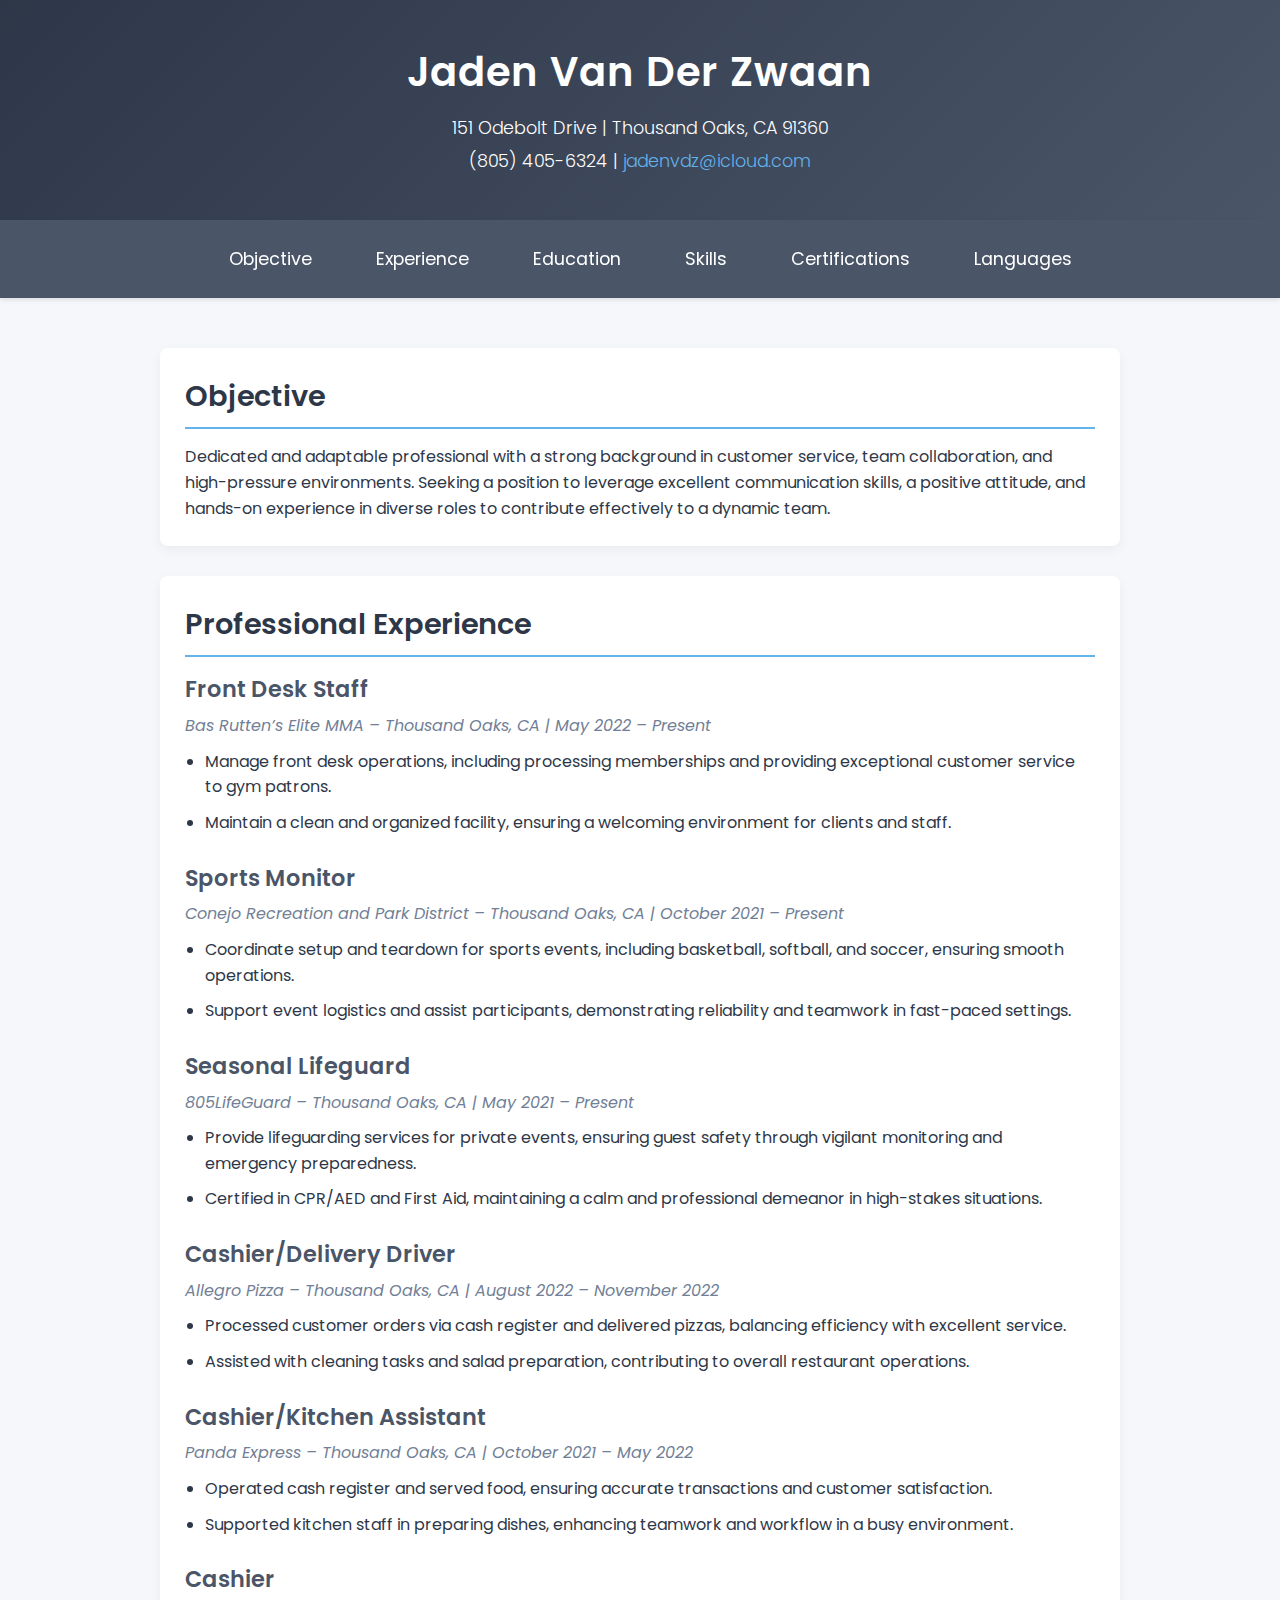
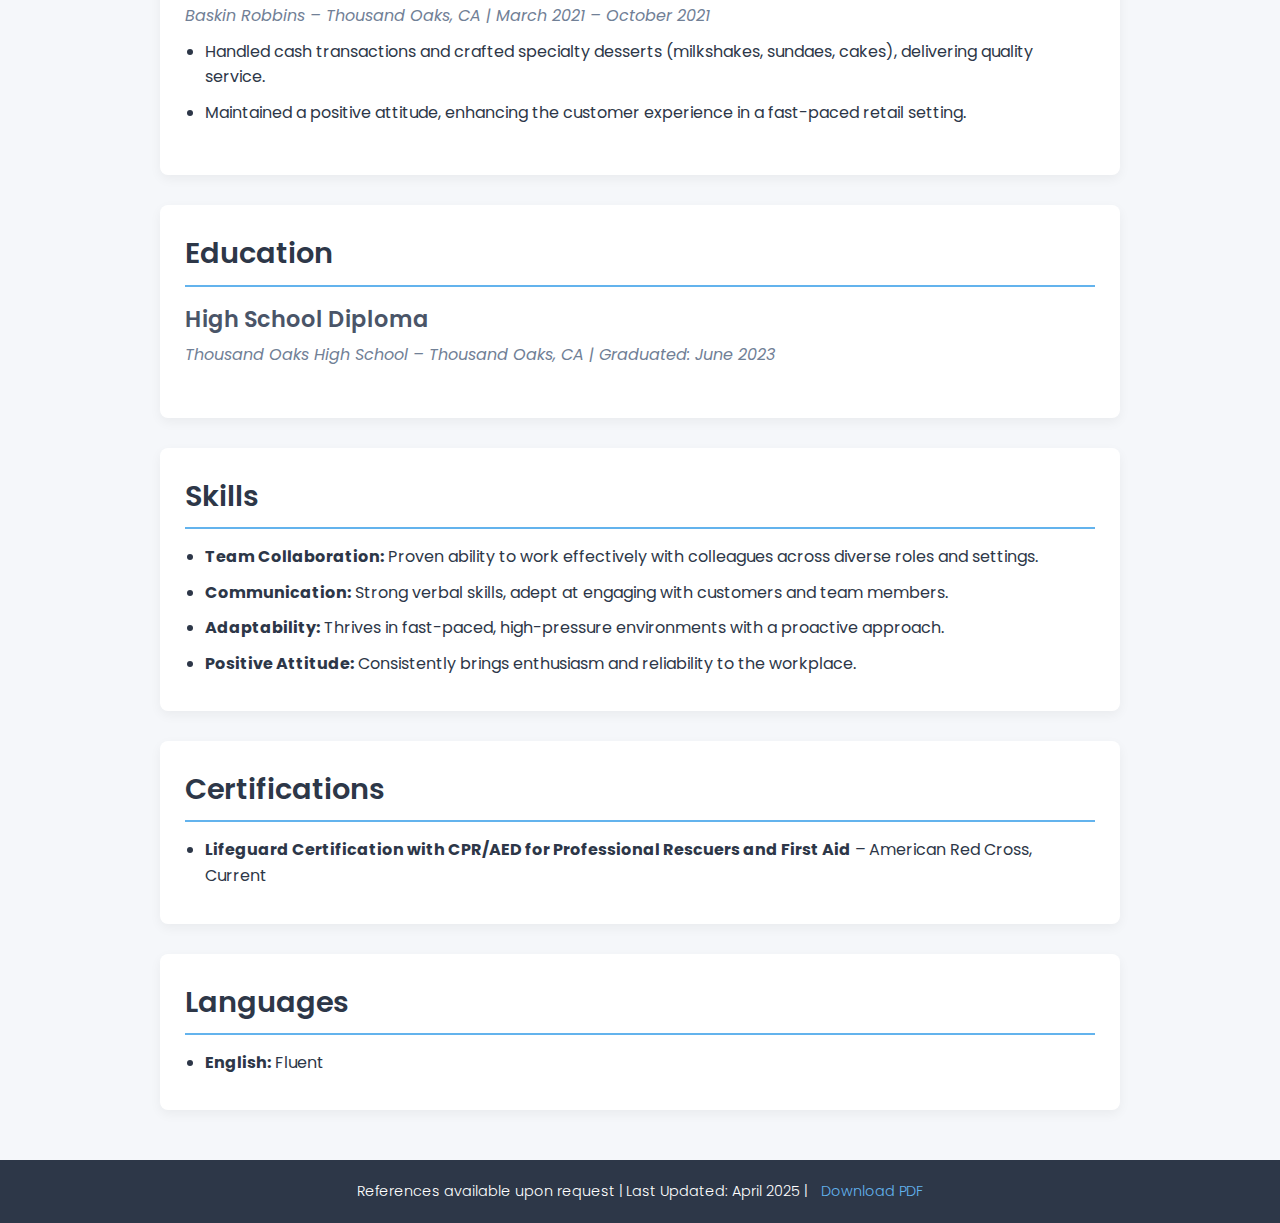
<file: index.html>
<!DOCTYPE html>
<html lang="en">
<head>
    <meta charset="UTF-8">
    <meta name="viewport" content="width=device-width, initial-scale=1.0">
    <!-- SEO Meta Tags -->
    <title>Jaden Van Der Zwaan - Resume | Thousand Oaks, CA</title>
    <meta name="description" content="Professional resume of Jaden Van Der Zwaan, a dedicated job seeker with experience in customer service, lifeguarding, and team collaboration in Thousand Oaks, CA.">
    <meta name="keywords" content="Jaden Van Der Zwaan, resume, Thousand Oaks, CA, customer service, lifeguard, team collaboration, job seeker, front desk, sports monitor, CPR certified, entry-level jobs">
    <meta name="author" content="Jaden Van Der Zwaan">
    <!-- Open Graph for Social Media -->
    <meta property="og:title" content="Jaden Van Der Zwaan - Resume">
    <meta property="og:description" content="View the professional resume of Jaden Van Der Zwaan, showcasing skills and experience in Thousand Oaks, CA.">
    <meta property="og:type" content="website">
    <meta property="og:url" content="https://jaden-vanderzwaan.com">
    <!-- Favicon -->
    <link rel="icon" href="favicon.ico" type="image/x-icon">
    <!-- Google Fonts -->
    <link href="https://fonts.googleapis.com/css2?family=Poppins:wght@300;400;600&display=swap" rel="stylesheet">
    <!-- External Stylesheet -->
    <link rel="stylesheet" href="styles.css">
    <!-- Sitemap Reference -->
    <link rel="sitemap" type="application/xml" title="Sitemap" href="/sitemap.xml">
    <!-- Schema Markup -->
    <script type="application/ld+json">
    {
        "@context": "https://schema.org",
        "@type": "Person",
        "name": "Jaden Van Der Zwaan",
        "address": {
            "@type": "PostalAddress",
            "streetAddress": "151 Odebolt Drive",
            "addressLocality": "Thousand Oaks",
            "addressRegion": "CA",
            "postalCode": "91360",
            "addressCountry": "US"
        },
        "telephone": "(805) 405-6324",
        "email": "jadenvdz@icloud.com",
        "jobTitle": "Job Seeker",
        "description": "Dedicated professional with experience in customer service, lifeguarding, and team collaboration.",
        "url": "https://jaden-vanderzwaan.com"
    }
    </script>
    <!-- Google Tag (gtag.js) -->
    <script async src="https://www.googletagmanager.com/gtag/js?id=G-2TYJ6TXLN3"></script>
    <script>
        window.dataLayer = window.dataLayer || [];
        function gtag(){dataLayer.push(arguments);}
        gtag('js', new Date());
        gtag('config', 'G-2TYJ6TXLN3');
    </script>
</head>
<body>
    <!-- Header with Contact Info -->
    <header>
        <h1>Jaden Van Der Zwaan</h1>
        <div class="contact-info">
            <p>151 Odebolt Drive | Thousand Oaks, CA 91360</p>
            <p>(805) 405-6324 | <a href="mailto:jadenvdz@icloud.com">jadenvdz@icloud.com</a></p>
        </div>
    </header>

    <!-- Navigation -->
    <nav>
        <ul>
            <li><a href="#objective">Objective</a></li>
            <li><a href="#experience">Experience</a></li>
            <li><a href="#education">Education</a></li>
            <li><a href="#skills">Skills</a></li>
            <li><a href="#certifications">Certifications</a></li>
            <li><a href="#languages">Languages</a></li>
        </ul>
    </nav>

    <!-- Main Content -->
    <main class="container">
        <!-- Objective -->
        <section id="objective">
            <h2>Objective</h2>
            <p>Dedicated and adaptable professional with a strong background in customer service, team collaboration, and high-pressure environments. Seeking a position to leverage excellent communication skills, a positive attitude, and hands-on experience in diverse roles to contribute effectively to a dynamic team.</p>
        </section>

        <!-- Professional Experience -->
        <section id="experience">
            <h2>Professional Experience</h2>
            <div class="job">
                <h3>Front Desk Staff</h3>
                <p>Bas Rutten’s Elite MMA – Thousand Oaks, CA | May 2022 – Present</p>
                <ul>
                    <li>Manage front desk operations, including processing memberships and providing exceptional customer service to gym patrons.</li>
                    <li>Maintain a clean and organized facility, ensuring a welcoming environment for clients and staff.</li>
                </ul>
            </div>
            <div class="job">
                <h3>Sports Monitor</h3>
                <p>Conejo Recreation and Park District – Thousand Oaks, CA | October 2021 – Present</p>
                <ul>
                    <li>Coordinate setup and teardown for sports events, including basketball, softball, and soccer, ensuring smooth operations.</li>
                    <li>Support event logistics and assist participants, demonstrating reliability and teamwork in fast-paced settings.</li>
                </ul>
            </div>
            <div class="job">
                <h3>Seasonal Lifeguard</h3>
                <p>805LifeGuard – Thousand Oaks, CA | May 2021 – Present</p>
                <ul>
                    <li>Provide lifeguarding services for private events, ensuring guest safety through vigilant monitoring and emergency preparedness.</li>
                    <li>Certified in CPR/AED and First Aid, maintaining a calm and professional demeanor in high-stakes situations.</li>
                </ul>
            </div>
            <div class="job">
                <h3>Cashier/Delivery Driver</h3>
                <p>Allegro Pizza – Thousand Oaks, CA | August 2022 – November 2022</p>
                <ul>
                    <li>Processed customer orders via cash register and delivered pizzas, balancing efficiency with excellent service.</li>
                    <li>Assisted with cleaning tasks and salad preparation, contributing to overall restaurant operations.</li>
                </ul>
            </div>
            <div class="job">
                <h3>Cashier/Kitchen Assistant</h3>
                <p>Panda Express – Thousand Oaks, CA | October 2021 – May 2022</p>
                <ul>
                    <li>Operated cash register and served food, ensuring accurate transactions and customer satisfaction.</li>
                    <li>Supported kitchen staff in preparing dishes, enhancing teamwork and workflow in a busy environment.</li>
                </ul>
            </div>
            <div class="job">
                <h3>Cashier</h3>
                <p>Baskin Robbins – Thousand Oaks, CA | March 2021 – October 2021</p>
                <ul>
                    <li>Handled cash transactions and crafted specialty desserts (milkshakes, sundaes, cakes), delivering quality service.</li>
                    <li>Maintained a positive attitude, enhancing the customer experience in a fast-paced retail setting.</li>
                </ul>
            </div>
        </section>

        <!-- Education -->
        <section id="education">
            <h2>Education</h2>
            <div class="item">
                <h3>High School Diploma</h3>
                <p>Thousand Oaks High School – Thousand Oaks, CA | Graduated: June 2023</p>
            </div>
        </section>

        <!-- Skills -->
        <section id="skills">
            <h2>Skills</h2>
            <ul>
                <li><strong>Team Collaboration:</strong> Proven ability to work effectively with colleagues across diverse roles and settings.</li>
                <li><strong>Communication:</strong> Strong verbal skills, adept at engaging with customers and team members.</li>
                <li><strong>Adaptability:</strong> Thrives in fast-paced, high-pressure environments with a proactive approach.</li>
                <li><strong>Positive Attitude:</strong> Consistently brings enthusiasm and reliability to the workplace.</li>
            </ul>
        </section>

        <!-- Certifications -->
        <section id="certifications">
            <h2>Certifications</h2>
            <ul>
                <li><strong>Lifeguard Certification with CPR/AED for Professional Rescuers and First Aid</strong> – American Red Cross, Current</li>
            </ul>
        </section>

        <!-- Languages -->
        <section id="languages">
            <h2>Languages</h2>
            <ul>
                <li><strong>English:</strong> Fluent</li>
            </ul>
        </section>
    </main>

    <!-- Footer with PDF Link -->
    <footer>
        <p>References available upon request | Last Updated: April 2025 | <a href="/resume.pdf" target="_blank">Download PDF</a></p>
    </footer>
</body>
</html>
</file>
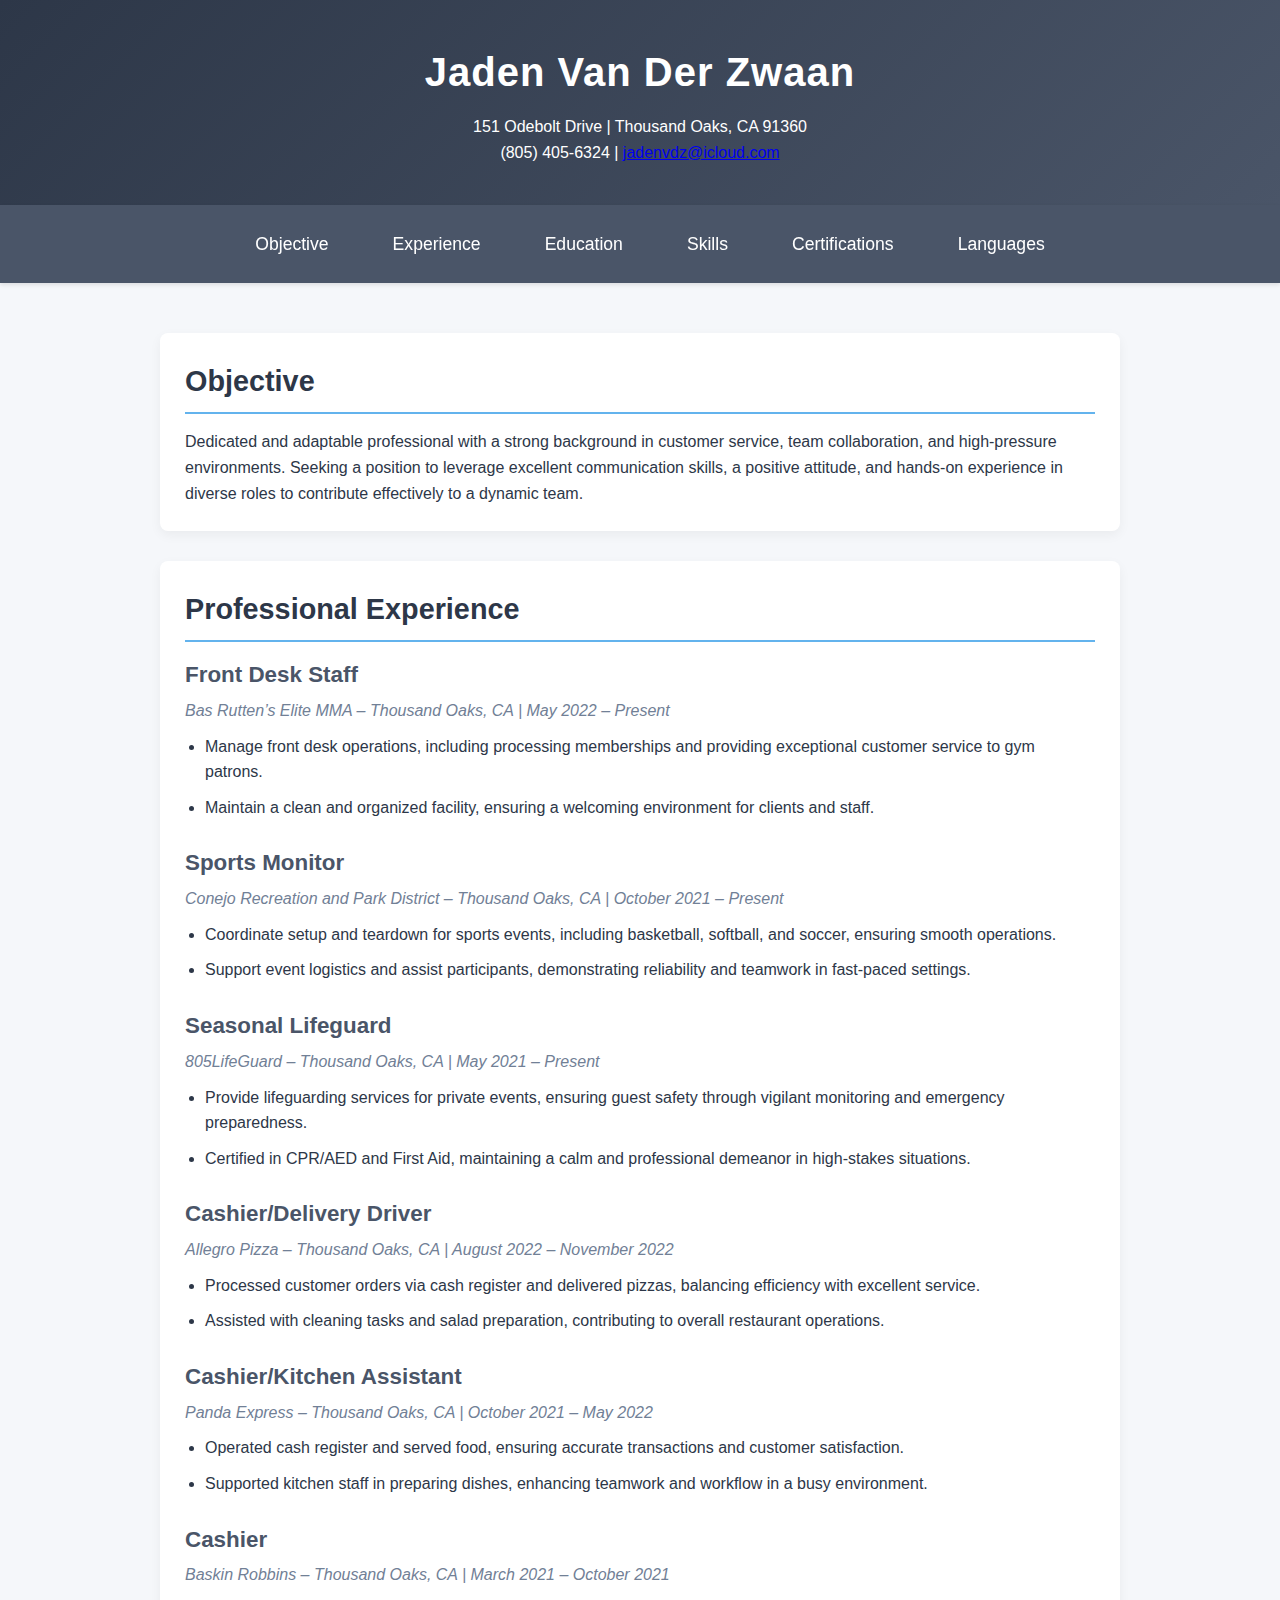
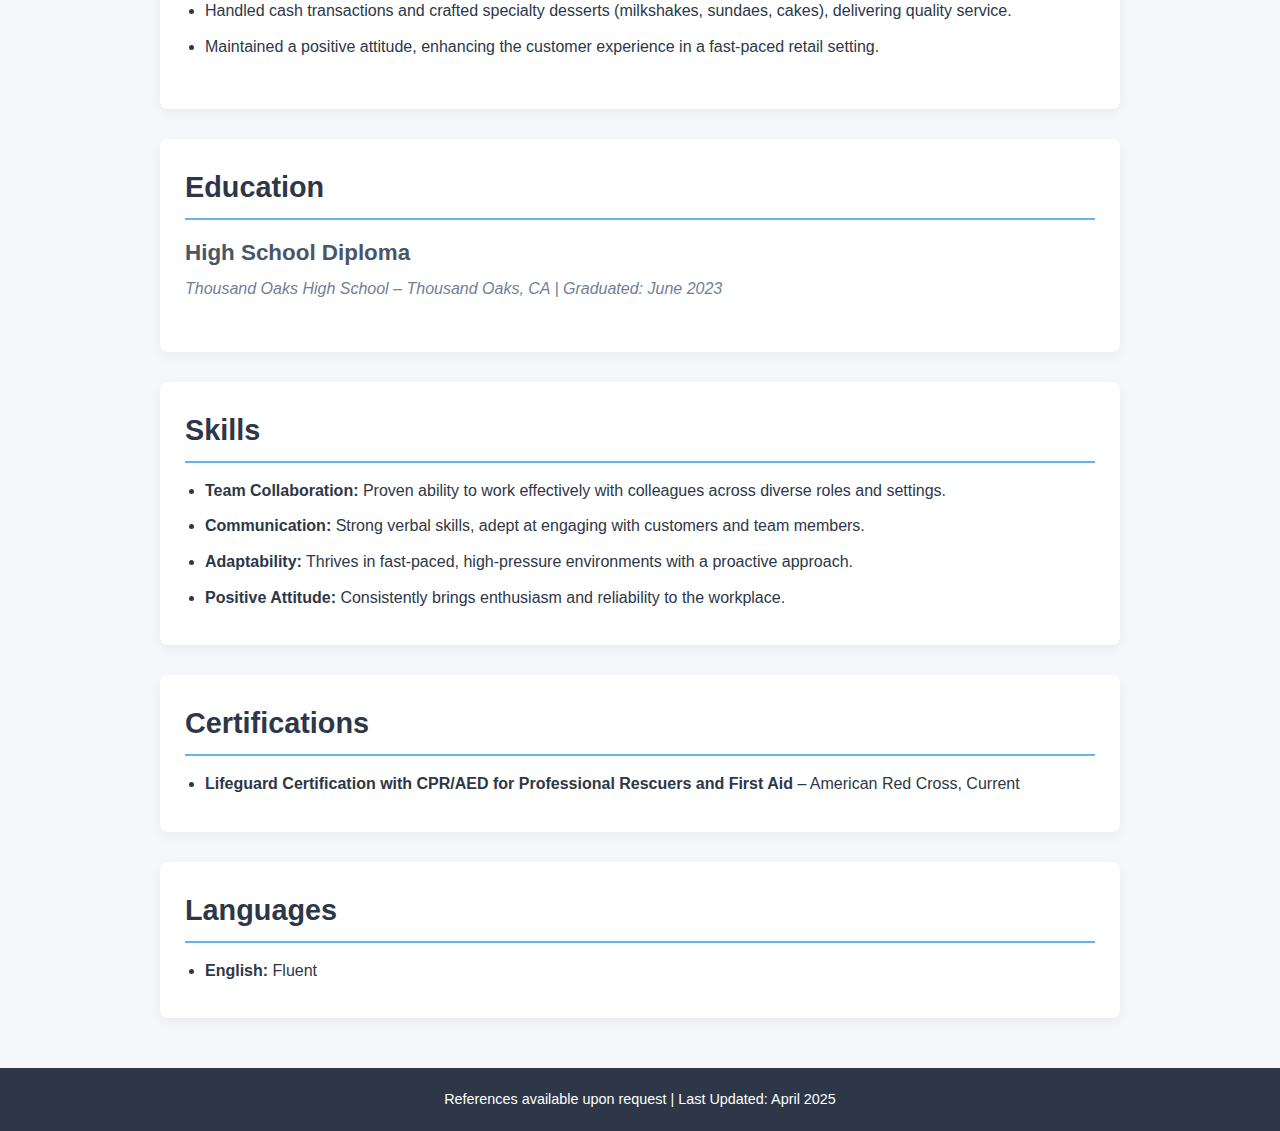
<file: resume.html>
<!DOCTYPE html>
<html lang="en">
<head>
    <meta charset="UTF-8">
    <meta name="viewport" content="width=device-width, initial-scale=1.0">
    <!-- SEO Meta Tags -->
    <title>Jaden Van Der Zwaan - Resume | Thousand Oaks, CA</title>
    <meta name="description" content="Professional resume of Jaden Van Der Zwaan, a dedicated job seeker with experience in customer service, lifeguarding, and team collaboration in Thousand Oaks, CA.">
    <meta name="keywords" content="Jaden Van Der Zwaan, resume, Thousand Oaks, CA, customer service, lifeguard, job seeker, professional experience">
    <meta name="author" content="Jaden Van Der Zwaan">
    <!-- Open Graph for Social Media -->
    <meta property="og:title" content="Jaden Van Der Zwaan - Resume">
    <meta property="og:description" content="View the professional resume of Jaden Van Der Zwaan, showcasing skills and experience in Thousand Oaks, CA.">
    <meta property="og:type" content="website">
    <meta property="og:url" content="https://yourdomain.com/resume.html"> <!-- Replace with your URL -->
    <!-- Favicon (optional, create a 16x16 icon and link it) -->
    <link rel="icon" href="favicon.ico" type="image/x-icon">
    <!-- Google Fonts -->
    <link href="https://fonts.googleapis.com/css2?family=Roboto:wght@400;700&display=swap" rel="stylesheet">
    <!-- External Stylesheet -->
    <link rel="stylesheet" href="styles.css">
</head>
<body>
    <!-- Header with Contact Info -->
    <header>
        <h1>Jaden Van Der Zwaan</h1>
        <p>151 Odebolt Drive | Thousand Oaks, CA 91360</p>
        <p>(805) 405-6324 | <a href="mailto:jadenvdz@icloud.com">jadenvdz@icloud.com</a></p>
    </header>

    <!-- Navigation -->
    <nav>
        <ul>
            <li><a href="#objective">Objective</a></li>
            <li><a href="#experience">Experience</a></li>
            <li><a href="#education">Education</a></li>
            <li><a href="#skills">Skills</a></li>
            <li><a href="#certifications">Certifications</a></li>
            <li><a href="#languages">Languages</a></li>
        </ul>
    </nav>

    <!-- Main Content -->
    <div class="container">
        <!-- Objective -->
        <section id="objective">
            <h2>Objective</h2>
            <p>Dedicated and adaptable professional with a strong background in customer service, team collaboration, and high-pressure environments. Seeking a position to leverage excellent communication skills, a positive attitude, and hands-on experience in diverse roles to contribute effectively to a dynamic team.</p>
        </section>

        <!-- Professional Experience -->
        <section id="experience">
            <h2>Professional Experience</h2>
            <div class="job">
                <h3>Front Desk Staff</h3>
                <p>Bas Rutten’s Elite MMA – Thousand Oaks, CA | May 2022 – Present</p>
                <ul>
                    <li>Manage front desk operations, including processing memberships and providing exceptional customer service to gym patrons.</li>
                    <li>Maintain a clean and organized facility, ensuring a welcoming environment for clients and staff.</li>
                </ul>
            </div>
            <div class="job">
                <h3>Sports Monitor</h3>
                <p>Conejo Recreation and Park District – Thousand Oaks, CA | October 2021 – Present</p>
                <ul>
                    <li>Coordinate setup and teardown for sports events, including basketball, softball, and soccer, ensuring smooth operations.</li>
                    <li>Support event logistics and assist participants, demonstrating reliability and teamwork in fast-paced settings.</li>
                </ul>
            </div>
            <div class="job">
                <h3>Seasonal Lifeguard</h3>
                <p>805LifeGuard – Thousand Oaks, CA | May 2021 – Present</p>
                <ul>
                    <li>Provide lifeguarding services for private events, ensuring guest safety through vigilant monitoring and emergency preparedness.</li>
                    <li>Certified in CPR/AED and First Aid, maintaining a calm and professional demeanor in high-stakes situations.</li>
                </ul>
            </div>
            <div class="job">
                <h3>Cashier/Delivery Driver</h3>
                <p>Allegro Pizza – Thousand Oaks, CA | August 2022 – November 2022</p>
                <ul>
                    <li>Processed customer orders via cash register and delivered pizzas, balancing efficiency with excellent service.</li>
                    <li>Assisted with cleaning tasks and salad preparation, contributing to overall restaurant operations.</li>
                </ul>
            </div>
            <div class="job">
                <h3>Cashier/Kitchen Assistant</h3>
                <p>Panda Express – Thousand Oaks, CA | October 2021 – May 2022</p>
                <ul>
                    <li>Operated cash register and served food, ensuring accurate transactions and customer satisfaction.</li>
                    <li>Supported kitchen staff in preparing dishes, enhancing teamwork and workflow in a busy environment.</li>
                </ul>
            </div>
            <div class="job">
                <h3>Cashier</h3>
                <p>Baskin Robbins – Thousand Oaks, CA | March 2021 – October 2021</p>
                <ul>
                    <li>Handled cash transactions and crafted specialty desserts (milkshakes, sundaes, cakes), delivering quality service.</li>
                    <li>Maintained a positive attitude, enhancing the customer experience in a fast-paced retail setting.</li>
                </ul>
            </div>
        </section>

        <!-- Education -->
        <section id="education">
            <h2>Education</h2>
            <div class="item">
                <h3>High School Diploma</h3>
                <p>Thousand Oaks High School – Thousand Oaks, CA | Graduated: June 2023</p>
            </div>
        </section>

        <!-- Skills -->
        <section id="skills">
            <h2>Skills</h2>
            <ul>
                <li><strong>Team Collaboration:</strong> Proven ability to work effectively with colleagues across diverse roles and settings.</li>
                <li><strong>Communication:</strong> Strong verbal skills, adept at engaging with customers and team members.</li>
                <li><strong>Adaptability:</strong> Thrives in fast-paced, high-pressure environments with a proactive approach.</li>
                <li><strong>Positive Attitude:</strong> Consistently brings enthusiasm and reliability to the workplace.</li>
            </ul>
        </section>

        <!-- Certifications -->
        <section id="certifications">
            <h2>Certifications</h2>
            <ul>
                <li><strong>Lifeguard Certification with CPR/AED for Professional Rescuers and First Aid</strong> – American Red Cross, Current</li>
            </ul>
        </section>

        <!-- Languages -->
        <section id="languages">
            <h2>Languages</h2>
            <ul>
                <li><strong>English:</strong> Fluent</li>
            </ul>
        </section>
    </div>

    <!-- Footer -->
    <footer>
        <p>References available upon request | Last Updated: April 2025</p>
    </footer>
</body>
</html>
</file>
<file: styles.css>
/* Reset and General Styles */
* {
    margin: 0;
    padding: 0;
    box-sizing: border-box;
}

body {
    font-family: 'Poppins', sans-serif;
    background-color: #f5f7fa;
    color: #2d3748;
    line-height: 1.6;
    overflow-x: hidden;
}

/* Container */
.container {
    max-width: 1000px;
    margin: 0 auto;
    padding: 20px;
}

/* Header */
header {
    background: linear-gradient(135deg, #2d3748 0%, #4a5568 100%);
    color: #ffffff;
    padding: 40px 20px;
    text-align: center;
    box-shadow: 0 4px 6px rgba(0, 0, 0, 0.1);
}

header h1 {
    font-size: 2.5rem;
    font-weight: 600;
    margin-bottom: 10px;
    letter-spacing: 1px;
}

.contact-info p {
    font-size: 1.1rem;
    font-weight: 300;
    margin: 5px 0;
}

.contact-info a {
    color: #63b3ed;
    text-decoration: none;
    transition: color 0.3s ease;
}

.contact-info a:hover {
    color: #b1d4e5;
}

/* Navigation */
nav {
    background-color: #4a5568;
    padding: 15px 0;
    position: sticky;
    top: 0;
    z-index: 1000;
    box-shadow: 0 2px 4px rgba(0, 0, 0, 0.1);
}

nav ul {
    list-style: none;
    display: flex;
    justify-content: center;
    flex-wrap: wrap;
}

nav ul li {
    margin: 10px 20px;
}

nav ul li a {
    color: #ffffff;
    text-decoration: none;
    font-weight: 400;
    font-size: 1.1rem;
    padding: 8px 12px;
    border-radius: 4px;
    transition: background-color 0.3s ease, color 0.3s ease;
}

nav ul li a:hover {
    background-color: #63b3ed;
    color: #2d3748;
}

/* Sections */
section {
    background-color: #ffffff;
    margin: 30px 0;
    padding: 25px;
    border-radius: 8px;
    box-shadow: 0 4px 12px rgba(0, 0, 0, 0.05);
    transition: transform 0.2s ease;
}

section:hover {
    transform: translateY(-5px);
}

section h2 {
    font-size: 1.8rem;
    font-weight: 600;
    color: #2d3748;
    margin-bottom: 15px;
    border-bottom: 2px solid #63b3ed;
    padding-bottom: 8px;
}

.job, .item {
    margin-bottom: 25px;
}

.job h3, .item h3 {
    font-size: 1.4rem;
    font-weight: 600;
    color: #4a5568;
    margin-bottom: 5px;
}

.job p, .item p {
    font-size: 1rem;
    color: #718096;
    font-style: italic;
    margin-bottom: 10px;
}

ul {
    padding-left: 20px;
}

ul li {
    font-size: 1rem;
    margin-bottom: 10px;
    color: #2d3748;
}

/* Footer */
footer {
    background-color: #2d3748;
    color: #ffffff;
    text-align: center;
    padding: 20px;
    font-size: 0.9rem;
    font-weight: 300;
}

footer a {
    color: #63b3ed;
    text-decoration: none;
    margin-left: 10px;
    transition: color 0.3s ease;
}

footer a:hover {
    color: #b1d4e5;
}

/* Responsive Design */
@media (max-width: 1024px) {
    header h1 {
        font-size: 2.2rem;
    }

    .contact-info p {
        font-size: 1rem;
    }

    nav ul li {
        margin: 8px 15px;
    }

    section h2 {
        font-size: 1.6rem;
    }

    .job h3, .item h3 {
        font-size: 1.3rem;
    }
}

@media (max-width: 768px) {
    .container {
        padding: 15px;
    }

    header {
        padding: 30px 15px;
    }

    header h1 {
        font-size: 1.8rem;
    }

    .contact-info p {
        font-size: 0.9rem;
    }

    nav ul {
        flex-direction: column;
        align-items: center;
    }

    nav ul li {
        margin: 10px 0;
    }

    nav ul li a {
        font-size: 1rem;
        padding: 6px 10px;
    }

    section {
        margin: 20px 0;
        padding: 20px;
    }

    section h2 {
        font-size: 1.5rem;
    }

    .job h3, .item h3 {
        font-size: 1.2rem;
    }

    .job p, .item p {
        font-size: 0.9rem;
    }

    ul li {
        font-size: 0.9rem;
    }
}

@media (max-width: 480px) {
    header h1 {
        font-size: 1.5rem;
    }

    .contact-info p {
        font-size: 0.85rem;
    }

    nav ul li a {
        font-size: 0.9rem;
    }

    section {
        padding: 15px;
    }

    section h2 {
        font-size: 1.3rem;
    }

    .job h3, .item h3 {
        font-size: 1.1rem;
    }

    .job p, .item p {
        font-size: 0.85rem;
    }

    ul li {
        font-size: 0.85rem;
    }

    footer {
        font-size: 0.8rem;
    }
}
</file>
